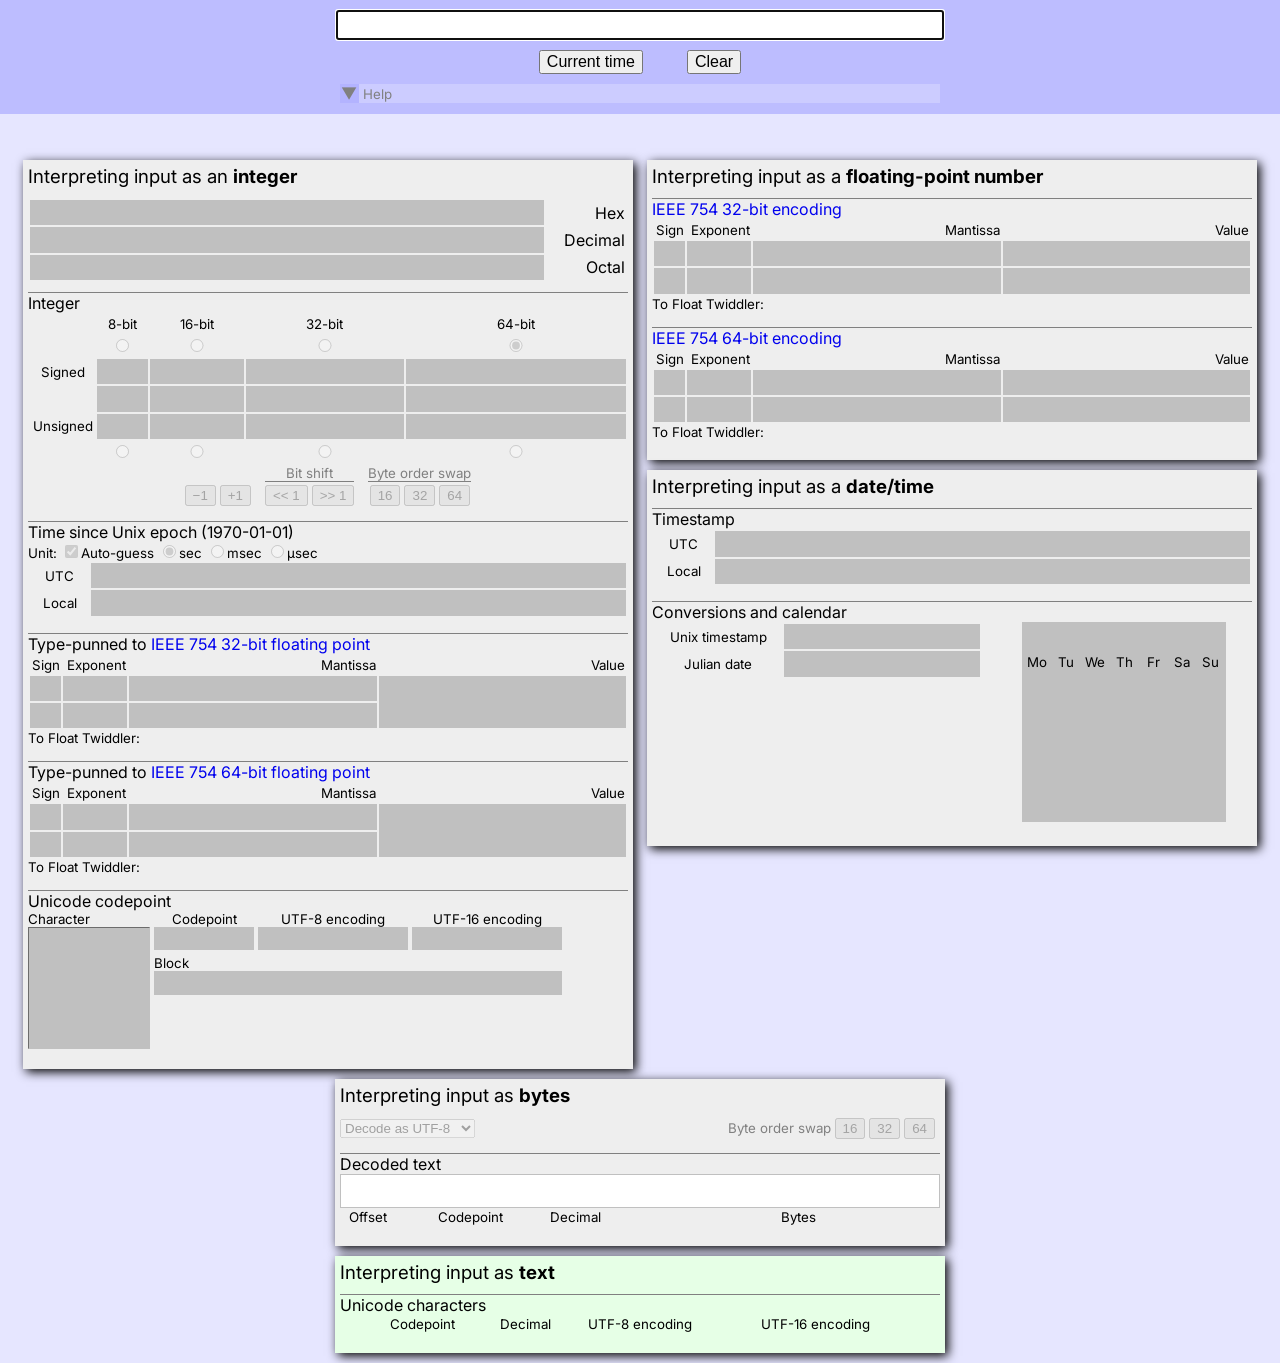
<file: index.html>
<!DOCTYPE html>
<html lang="en">
    <head>
        <title>Bitlump</title>
        <meta name="description" content="Multi-purpose conversion tool." />
        <meta name="author" content="Graeme Cole">
        <meta name="keywords" content="bits, integers, dates, times, binary, hex, float, IEEE 754, floating point">
        <meta http-equiv="Content-Type" content="text/html; charset=utf-8" />
        <meta name="viewport" content="width=device-width, initial-scale=1">
        <link href="https://fonts.googleapis.com/css?family=Inter:400,700&display=swap" rel="stylesheet">
        <link rel="stylesheet" type="text/css" href="bitlump.css?bump=3" />
        <link rel="icon" type="image/png" href="/images/favicon128.png" sizes="128x128">
        <link rel="icon" type="image/png" href="/images/favicon64.png" sizes="64x64">
        <link rel="icon" type="image/png" href="/images/favicon32.png" sizes="32x32">
        <link rel="shortcut icon" href="/images/favicon.ico" sizes="32x32">
    </head>
    <body onload="initPage();">
        <script src="util.js?bump=1"></script>
        <script src="unicodedata.js?bump=0"></script>
        <script src="clicktocopy.js?bump=1"></script>
        <script src="binaryint.js?bump=1"></script>
        <script src="webutils.js?bump=0"></script>
        <script src="calendar.js?bump=0"></script>
        <script src="conversions.js?bump=2"></script>
        <script src="bitlump.js?bump=1"></script>
        <noscript>
            <p>
                If you had JavaScript enabled in your browser, this tool might
                be useful to you, but you haven't, so it isn't.
            </p>
        </noscript>

        <main id="main">
            <div class="maininput" id="maininput">
                <div class="maininputrow">
                    <input id="input" type="text"></input>
                </div>
                <div class="maininputrow mainbuttons">
                    <button onclick="inputCurrentTime();">Current time</button>
                    <button onclick="clearInput();">Clear</button>
                </div>
                <div class="help">
                    <div class="helpbar" onclick="toggleHelp();"><div class="expandbutton" id="helpexpandbutton">▼</div> Help</div>
                    <div class="helptext" id="helptext" style="display: none;">
                        <p>
                        Enter or paste any of the following into the input box. All applicable conversions happen automatically.
                        </p>
                        <ul>
                            <li>A decimal number, such as <a href="?i=960" class="inputexample">960</a></li>
                            <li>A hexadecimal number preceded with <span class="mono">0x</span>, such as <a href="?i=0x1f346" class="inputexample">0x1f346</a></li>
                            <li>An octal number preceded with <span class="mono">0o</span>, such as <a href="?i=0o755" class="inputexample">0o755</a></li>
                            <li>A floating-point number such as <a href="?i=6.0221408e23" class="inputexample">6.0221408e23</a></li>
                            <li>A date and time, such as <a href="?i=2023-04-23+16:24:48+%2B0100" class="inputexample">2023-04-23 16:24:48 +0100</a></li>
                            <ul>
                                <li>If fields after the year are omitted, they are filled in with defaults.</li>
                                <li>If no time zone is given, local time is assumed.</li>
                            </ul>
                            <li>A text string, such as <a href="?i=Joyeux%20Noël%20🎁" class="inputexample">Joyeux Noël 🎁</a></li>
                            <li>A byte string in hex, such as <a href="?i=48656c6c+6f20776f+726c6421" class="inputexample">48656c6c 6f20776f 726c6421</a></li>
                        </ul>
                        <p>
                        Click any converted value below to copy it to the clipboard.
                        </p>
                        <p>
                        To look at the IEEE 754 floating-point representation
                        in detail, see Bitlump's <a href="float.html" target="_blank">Float Twiddler</a>.
                        </p>
                        <p>
                        <a href="/">Site index</a>
                        </p>
                    </div>
                </div>
            </div>
            <div class="mainoutput" id="mainoutput">
                <div class="outputgroupcolumn">
                    <div class="outputgroup" data-category="binaryint">
                        <div class="outputgrouptitle">Interpreting input as an <span class="inputtype">integer</span></div>
                        <div>
                            <div style="width: 100%;">
                                <table style="width: 100%; text-align: right;">
                                    <colgroup>
                                        <col />
                                        <col style="width: 5em;" />
                                    </colgroup>
                                    <tr>
                                        <td class="outputcontainer outputvalue" data-converter="hex"></td>
                                        <td>Hex</td>
                                    </tr>
                                    <tr>
                                        <td class="outputcontainer outputvalue" data-converter="decimal"></td>
                                        <td>Decimal</td>
                                    </tr>
                                    <tr>
                                        <td class="outputcontainer outputvalue" data-converter="octal"></td>
                                        <td>Octal</td>
                                    </tr>
                                </table>
                            </div>
                        </div>

                        <div class="outputgrouprow">
                            <div class="outputgrouprowtitle">Integer</div>
                            <table style="width: 100%;" class="inttable">
                                <colgroup>
                                    <col style="width: 8%;" />
                                    <col style="width: 8%;" />
                                    <col style="width: 15%;" />
                                    <col style="width: 25%;" />
                                    <col style="width: 35%;" />
                                </colgroup>
                                <tr>
                                    <th></th>
                                    <th>8-bit</th>
                                    <th>16-bit</th>
                                    <th>32-bit</th>
                                    <th>64-bit</th>
                                </tr>
                                <tr class="radiobuttonrow">
                                    <td></td>
                                    <td><input type="radio" name="inttype" value="signed-8"></td>
                                    <td><input type="radio" name="inttype" value="signed-16"></td>
                                    <td><input type="radio" name="inttype" value="signed-32"></td>
                                    <td><input type="radio" name="inttype" value="signed-64" checked></td>
                                </tr>
                                <tr>
                                    <td class="rowtitle">Signed</td>
                                    <td class="outputcontainer outputvalue" data-converter="signed8dec"></td>
                                    <td class="outputcontainer outputvalue" data-converter="signed16dec"></td>
                                    <td class="outputcontainer outputvalue" data-converter="signed32dec"></td>
                                    <td class="outputcontainer outputvalue" data-converter="signed64dec"></td>
                                </tr>
                                <tr>
                                    <td class="rowtitle"></td>
                                    <td class="outputcontainer outputvalue" data-converter="unsigned8hex"></td>
                                    <td class="outputcontainer outputvalue" data-converter="unsigned16hex"></td>
                                    <td class="outputcontainer outputvalue" data-converter="unsigned32hex"></td>
                                    <td class="outputcontainer outputvalue" data-converter="unsigned64hex"></td>
                                </tr>
                                <tr>
                                    <td class="rowtitle">Unsigned</td>
                                    <td class="outputcontainer outputvalue" data-converter="unsigned8dec"></td>
                                    <td class="outputcontainer outputvalue" data-converter="unsigned16dec"></td>
                                    <td class="outputcontainer outputvalue" data-converter="unsigned32dec"></td>
                                    <td class="outputcontainer outputvalue" data-converter="unsigned64dec"></td>
                                </tr>
                                <tr class="radiobuttonrow">
                                    <td></td>
                                    <td><input type="radio" name="inttype" value="unsigned-8"></td>
                                    <td><input type="radio" name="inttype" value="unsigned-16"></td>
                                    <td><input type="radio" name="inttype" value="unsigned-32"></td>
                                    <td><input type="radio" name="inttype" value="unsigned-64"></td>
                                </tr>
                            </table>

                            <div class="buttonblock">
                                <div class="buttonrow">
                                    <div class="buttongroup">
                                        <button id="decrementint" onclick="decrementInputValue();">&minus;1</button>
                                        <button id="incrementint" onclick="incrementInputValue();">+1</button>
                                    </div>
                                    <div class="buttongroup">
                                        <div class="buttongrouplegend">Bit shift</div>
                                        <div>
                                            <button id="shiftleftint" onclick="shiftLeftInputValue();">&lt;&lt; 1</button>
                                            <button id="shiftrightint" onclick="shiftRightInputValue();">&gt;&gt; 1</button>
                                        </div>
                                    </div>
                                    <div class="buttongroup">
                                        <div class="buttongrouplegend">Byte order swap</div>
                                        <div>
                                            <button id="endianswap16int" onclick="endianSwapInputValue(2);">16</button>
                                            <button id="endianswap32int" onclick="endianSwapInputValue(4);">32</button>
                                            <button id="endianswap64int" onclick="endianSwapInputValue(8);">64</button>
                                        </div>
                                    </div>
                                </div>
                            </div>
                        </div>

                        <div class="outputgrouprow">
                            <div class="outputgrouprowtitle">Time since Unix epoch (1970-01-01)</div>
                            <div style="text-align: left; font-size: 10pt;">
                                Unit:
                                <input type="checkbox" class="converter-param" name="unixtsscaleauto" id="unixtsscale-auto" onclick="unixTimestampUnitAutoDetectChanged();" checked><label for="unixtsscale-auto">Auto-guess</label>
                                <input type="radio" class="converter-param" name="unixtsscale" value="s" id="unixtsscale-s" onclick="unixTimestampUnitChanged();" checked><label for="unixtsscale-s">sec</label>

                                <input type="radio" class="converter-param" name="unixtsscale" value="ms" id="unixtsscale-ms" onclick="unixTimestampUnitChanged();"><label for="unixtsscale-ms">msec</label>

                                <input type="radio" class="converter-param" name="unixtsscale" value="us" id="unixtsscale-us" onclick="unixTimestampUnitChanged();"><label for="unixtsscale-us">µsec</label>
                            </div>
                            <table style="width: 100%;">
                                <colgroup>
                                    <col style="width: 10%;" />
                                    <col />
                                </colgroup>
                                <tr>
                                    <td class="rowtitle">UTC</td>
                                    <td class="outputcontainer outputvalue"
                                        style="text-align: left;"
                                        data-converter="fromunixutc"
                                        data-param-element-names="unixtsscaleauto, unixtsscale"></td>
                                </tr>
                                <tr>
                                    <td class="rowtitle">Local</td>
                                    <td class="outputcontainer outputvalue"
                                        style="text-align: left;"
                                        data-converter="fromunixlocal"
                                        data-param-element-names="unixtsscaleauto, unixtsscale"></td>
                                </tr>
                            </table>
                        </div>

                        <div class="outputgrouprow">
                            <div class="outputgrouprowtitle">
                                Type-punned to <a href="https://en.wikipedia.org/wiki/Single-precision_floating-point_format" target="_blank">IEEE 754 32-bit floating point</a>
                            </div>
                            <div class="cornerflags">
                                <div class="flag" id="float32binsubnormal"><a href="https://en.wikipedia.org/wiki/Subnormal_number" target="_blank">Subnormal</a></div>
                            </div>
                            <table style="width: 100%; text-align: right;">
                                <colgroup>
                                    <col style="width: 5%; text-align: center;" />
                                    <col style="width: 10%;" />
                                    <col style="width: 40%;" />
                                    <col style="width: 40%;" />
                                </colgroup>
                                <tr style="font-size: 10pt;">
                                    <td>Sign</td><td>Exponent</td><td>Mantissa</td><td>Value</td>
                                </tr>
                                <tr>
                                    <td class="outputcontainer outputvalue" style="text-align: center;" data-converter="float32bin2signraw" title="The sign bit: 0 for positive, 1 for negative."></td>
                                    <td class="outputcontainer outputvalue" data-converter="float32bin2expraw" title="The 8-bit exponent field, in hex."></td>
                                    <td class="outputcontainer outputvalue" data-converter="float32bin2mantissaraw" title="The 23-bit mantissa field, in hex, without the implied leading 1 bit."></td>
                                    <td class="outputcontainer outputvalue" rowspan="2" data-converter="float32bin2value" data-flags="float32binsubnormal" title="The decimal representation of this floating point value."></td>
                                </tr>
                                <tr>
                                    <td class="outputcontainer outputvalue" style="text-align: center;" data-converter="float32bin2sign" title="The sign of this value."></td>
                                    <td class="outputcontainer outputvalue" data-converter="float32bin2exp" title="The unbiased exponent value represented by the above 8-bit field. The mantissa is multiplied by two to the power of this number to reach the final value."></td>
                                    <td class="outputcontainer outputvalue" data-converter="float32bin2mantissa" title="The decimal value of the mantissa."></td>
                                </tr>
                            </table>
                            <div class="floattwiddlerlinksection">
                                To Float Twiddler: <a class="floattwiddlerlink floattwiddlerlinkdecimal floattwiddlerlink32" id="floattwiddlerlinkint32decimal"></a>
                            </div>
                        </div>

                        <div class="outputgrouprow">
                            <div class="outputgrouprowtitle">
                                Type-punned to
                                <a href="https://en.wikipedia.org/wiki/Double-precision_floating-point_format" target="_blank">IEEE 754 64-bit floating point</a>
                            </div>
                            <div class="cornerflags">
                                <div class="flag" id="float64binsubnormal"><a href="https://en.wikipedia.org/wiki/Subnormal_number" target="_blank">Subnormal</a></div>
                            </div>
                            <table style="width: 100%; text-align: right;">
                                <colgroup>
                                    <col style="width: 5%; text-align: center;" />
                                    <col style="width: 10%;" />
                                    <col style="width: 40%;" />
                                    <col style="width: 40%;" />
                                </colgroup>
                                <tr style="font-size: 10pt;">
                                    <td>Sign</td><td>Exponent</td><td>Mantissa</td><td>Value</td>
                                </tr>
                                <tr>
                                    <td class="outputcontainer outputvalue" style="text-align: center;" data-converter="float64bin2signraw" title="The sign bit: 0 for positive, 1 for negative."></td>
                                    <td class="outputcontainer outputvalue" data-converter="float64bin2expraw" title="The 11-bit exponent field, in hex."></td>
                                    <td class="outputcontainer outputvalue" data-converter="float64bin2mantissaraw" title="The 52-bit mantissa field, in hex, without the implied leading 1 bit."></td>
                                    <td class="outputcontainer outputvalue" rowspan="2" style="width: 40%;" data-converter="float64bin2value" data-flags="float64binsubnormal" title="The decimal representation of this floating point value."></td>
                                </tr>
                                <tr>
                                    <td class="outputcontainer outputvalue" style="width: 5%; text-align: center;" data-converter="float64bin2sign" title="The sign of this value."></td>
                                    <td class="outputcontainer outputvalue" style="width: 10%;" data-converter="float64bin2exp" title="The unbiased exponent value represented by the above 11-bit field. The mantissa is multiplied by two to the power of this number to reach the final value."></td>
                                    <td class="outputcontainer outputvalue" style="width: 40%;" data-converter="float64bin2mantissa" title="The decimal value of the mantissa."></td>
                                </tr>
                            </table>
                            <div class="floattwiddlerlinksection">
                                To Float Twiddler: <a class="floattwiddlerlink floattwiddlerlinkdecimal floattwiddlerlink64" id="floattwiddlerlinkint64decimal"></a>
                            </div>
                        </div>

                        <div class="outputgrouprow" style="text-align: left;">
                            <div class="outputgrouprowtitle">Unicode codepoint</div>
                            <div class="outputcell" style="text-align: left;">
                                <div class="outputcellsubtitle">Character</div>
                                <div class="outputcontainer outputvalue outputcellbigcharacter" data-converter="unicodecharacter"></div>
                            </div>
                            <div style="display: inline-block; margin-right: auto;">
                                <div class="outputcellrow">
                                    <div class="outputcell" style="width: 100px;">
                                        <div class="outputcellsubtitle">Codepoint</div>
                                        <div class="outputcontainer outputvalue outputvaluenoautocopy" data-converter="unicodecodepoint"></div>
                                    </div>
                                    <div class="outputcell" style="width: 150px;">
                                        <div class="outputcellsubtitle">UTF-8 encoding</div>
                                        <div class="outputcontainer outputvalue outputvaluehex" data-converter="utf8encoding"></div>
                                    </div>
                                    <div class="outputcell" style="width: 150px;">
                                        <div class="outputcellsubtitle">UTF-16 encoding</div>
                                        <div class="outputcontainer outputvalue outputvaluehex" data-converter="utf16encoding"></div>
                                    </div>
                                </div>
                                <div class="outputcellrow">
                                    <div class="outputcell" style="width: 100%;">
                                        <div class="outputcellsubtitle" style="text-align: left;">Block</div>
                                        <div class="outputcontainer outputvalue" style="text-align: left; font-family: Inter, sans-serif;" data-converter="codepointblock"></div>
                                    </div>
                                </div>
                            </div>
                        </div>
                    </div> <!-- outputgroup binaryint -->
                </div> <!-- outputgroupcolumn -->

                <div class="outputgroupcolumn">
                    <div class="outputgroup" data-category="float">
                        <div class="outputgrouptitle">Interpreting input as a <span class="inputtype">floating-point number</span></div>
                        <div class="outputgrouprow">
                            <div class="outputgrouprowtitle">
                                <a href="https://en.wikipedia.org/wiki/Single-precision_floating-point_format" target="_blank">IEEE 754 32-bit encoding</a>
                            </div>
                            <div class="cornerflags">
                                <div class="flag" id="float32subnormal"><a href="https://en.wikipedia.org/wiki/Subnormal_number" target="_blank">Subnormal</a></div>
                            </div>
                            <table style="width: 100%; text-align: right;">
                                <colgroup>
                                    <col style="width: 5%; text-align: center;" />
                                    <col style="width: 10%;" />
                                    <col style="width: 40%;" />
                                    <col style="width: 40%;" />
                                </colgroup>
                                <tr style="font-size: 10pt;">
                                    <td>Sign</td><td>Exponent</td><td>Mantissa</td><td>Value</td>
                                </tr>
                                <tr>
                                    <td class="outputcontainer outputvalue" style="text-align: center;" data-converter="float32tosignraw" title="The sign bit: 0 for positive, 1 for negative."></td>
                                    <td class="outputcontainer outputvalue" data-converter="float32toexpraw" title="The 8-bit exponent field, in hex."></td>
                                    <td class="outputcontainer outputvalue" data-converter="float32tomantissaraw" title="The 23-bit mantissa, field, in hex, without the implied leading 1 bit."></td>
                                    <td class="outputcontainer outputvalue" style="width: 40%;" data-converter="float32tohexvalue" title="The full IEEE 754 bit pattern for this floating point value, in hex."></td>
                                </tr>
                                <tr>
                                    <td class="outputcontainer outputvalue" style="width: 5%; text-align: center;" data-converter="float32tosign" title="The sign of this value."></td>
                                    <td class="outputcontainer outputvalue" style="width: 10%;" data-converter="float32toexp" title="The unbiased exponent value represented by the above 8-bit field. The mantissa is multiplied by two to the power of this number to reach the final value."></td>
                                    <td class="outputcontainer outputvalue" style="width: 40%;" data-converter="float32tomantissa" title="The decimal value of the mantissa."></td>
                                    <td class="outputcontainer outputvalue" style="width: 40%;" data-converter="float32tovalue" data-flags="float32subnormal" title="The decimal representation of this floating point value."></td>
                                </tr>
                            </table>
                            <div class="floattwiddlerlinksection">
                                To Float Twiddler: <a class="floattwiddlerlink floattwiddlerlinkhex floattwiddlerlink32" id="floattwiddlerlinkfloat32hex"></a>
                                <a class="floattwiddlerlink floattwiddlerlinkdecimal floattwiddlerlink32" id="floattwiddlerlinkfloat32decimal"></a>
                            </div>
                        </div>
                        <div class="outputgrouprow">
                            <div class="outputgrouprowtitle">
                                <a href="https://en.wikipedia.org/wiki/Double-precision_floating-point_format" target="_blank">IEEE 754 64-bit encoding</a>
                            </div>
                            <div class="cornerflags">
                                <div class="flag" id="float64subnormal"><a href="https://en.wikipedia.org/wiki/Subnormal_number" target="_blank">Subnormal</a></div>
                            </div>
                            <table style="width: 100%; text-align: right;">
                                <colgroup>
                                    <col style="width: 5%; text-align: center;" />
                                    <col style="width: 10%;" />
                                    <col style="width: 40%;" />
                                    <col style="width: 40%;" />
                                </colgroup>
                                <tr style="font-size: 10pt;">
                                    <td>Sign</td><td>Exponent</td><td>Mantissa</td><td>Value</td>
                                </tr>
                                <tr>
                                    <td class="outputcontainer outputvalue" style="text-align: center;" data-converter="float64tosignraw" title="The sign bit: 0 for positive, 1 for negative."></td>
                                    <td class="outputcontainer outputvalue" data-converter="float64toexpraw" title="The 11-bit exponent field, in hex."></td>
                                    <td class="outputcontainer outputvalue" data-converter="float64tomantissaraw" title="The 52-bit mantissa field, in hex, without the implied leading 1 bit."></td>
                                    <td class="outputcontainer outputvalue" style="width: 40%;" data-converter="float64tohexvalue" title="The full IEEE 754 bit pattern for this floating point value, in hex."></td>
                                </tr>
                                <tr>
                                    <td class="outputcontainer outputvalue" style="width: 5%; text-align: center;" data-converter="float64tosign" title="The sign of the value."></td>
                                    <td class="outputcontainer outputvalue" style="width: 10%;" data-converter="float64toexp" title="The unbiased exponent value represented by the above 11-bit field. The mantissa is multiplied by two to the power of this number to reach the final value."></td>
                                    <td class="outputcontainer outputvalue" style="width: 40%;" data-converter="float64tomantissa" title="The decimal value of the mantissa."></td>
                                    <td class="outputcontainer outputvalue" style="width: 40%;" data-converter="float64tovalue" data-flags="float64subnormal" title="The decimal representation of this floating point value."></td>
                                </tr>
                            </table>
                            <div class="floattwiddlerlinksection">
                                To Float Twiddler: <a class="floattwiddlerlink floattwiddlerlinkhex floattwiddlerlink64" id="floattwiddlerlinkfloat64hex"></a>
                                <a class="floattwiddlerlink floattwiddlerlinkdecimal floattwiddlerlink64" id="floattwiddlerlinkfloat64decimal"></a>
                            </div>
                        </div> <!-- outputgrouprow -->
                    </div> <!-- outputgroup float -->

                    <div class="outputgroup" data-category="datetime">
                        <div class="outputgrouptitle">Interpreting input as a <span class="inputtype">date/time</span></div>
                        <div class="outputgrouprow">
                            <div class="outputgrouprowtitle">Timestamp</div>
                            <table style="width: 100%;">
                                <colgroup>
                                    <col style="width: 10%;" />
                                    <col />
                                </colgroup>
                                <tr>
                                    <td class="rowtitle">UTC</td>
                                    <td class="outputcontainer outputvalue"
                                        style="text-align: left;"
                                        data-converter="timestamp2utcstring"></td>
                                </tr>
                                <tr>
                                    <td class="rowtitle">Local</td>
                                    <td class="outputcontainer outputvalue"
                                        style="text-align: left;"
                                        data-converter="timestamp2localstring"></td>
                                </tr>
                            </table>
                        </div>
                        <div class="outputgrouprow">
                            <div class="outputgrouprowtitle">Conversions and calendar</div>
                            <div style="text-align: left;">
                                <div style="display: inline-block; position: relative; width: 330px;">
                                    <table style="width: 100%">
                                        <colgroup>
                                            <col style="width: 8em;"/>
                                            <col />
                                        </colgroup>
                                        <tr>
                                            <td class="rowtitle">Unix timestamp</td>
                                            <td class="outputcontainer outputvalue" style="text-align: right;" data-converter="timestamp2unixtime"></td>
                                        </tr>
                                        <tr>
                                            <td class="rowtitle">Julian date</td>
                                            <td class="outputcontainer outputvalue" style="text-align: right;" data-converter="timestamp2juliandate"></td>
                                        </tr>
                                    </table>
                                </div>
                                <div style="display: inline-block; vertical-align: top; width: 240px; text-align: right;">
                                    <div style="display: inline-block;">
                                        <table class="calendar outputcontainer" data-converter="timestamp2calendar">
                                            <tr class="titlerow"><td class="titlecell" colspan="7"></td></tr>
                                            <tr class="weekdayrow">
                                                <td>Mo</td><td>Tu</td><td>We</td><td>Th</td><td>Fr</td><td>Sa</td><td>Su</td>
                                            </tr>
                                            <tr class="daterow"><td></td><td></td><td></td><td></td><td></td><td></td><td></td></tr>
                                            <tr class="daterow"><td></td><td></td><td></td><td></td><td></td><td></td><td></td></tr>
                                            <tr class="daterow"><td></td><td></td><td></td><td></td><td></td><td></td><td></td></tr>
                                            <tr class="daterow"><td></td><td></td><td></td><td></td><td></td><td></td><td></td></tr>
                                            <tr class="daterow"><td></td><td></td><td></td><td></td><td></td><td></td><td></td></tr>
                                            <tr class="daterow"><td></td><td></td><td></td><td></td><td></td><td></td><td></td></tr>
                                        </table>
                                    </div>
                                </div>
                            </div>
                        </div>
                    </div> <!-- outputgroup datetime -->
                </div> <!-- outputgroupcolumn -->

                <div class="outputgroupcolumn">
                    <div class="outputgroup" data-category="bytes">
                        <div class="outputgrouptitle">Interpreting input as <span class="inputtype">bytes</span></div>
                        <div class="outputgrouprow" style="text-align: left;">
                            <select id="textdecoding" name="textdecoding" converter-param="textdecoding" oninput="changeBytesTextDecodingMode();">
                                <option value="utf8" selected>Decode as UTF-8</option>
                                <option value="utf16">Decode as UTF-16</option>
                            </select>
                            <div class="buttongroup" style="float: right;">
                                <div>
                                    <div style="display: inline-block; font-size: 10pt; color: gray;">Byte order swap</div>
                                    <button class="bytesendianswap" onclick="endianSwapInputBytes(2);">16</button>
                                    <button class="bytesendianswap" onclick="endianSwapInputBytes(4);">32</button>
                                    <button class="bytesendianswap" onclick="endianSwapInputBytes(8);">64</button>
                                </div>
                            </div>
                        </div>
                        <div class="outputgrouprow">
                            <div class="outputgrouprowtitle">Decoded text</div>
                            <div class="outputcontainer outputvaluetable" data-converter="bytes2text" data-param-element-names="textdecoding">
                                <div class="outputvalue bigoutputvalue bytes2textstring" style="font-family: sans-serif;"></div>
                                <table class="dyntable" style="width: 100%;">
                                    <colgroup>
                                        <col style="width: 3em; text-align: right;" />
                                        <col style="width: 3em;" class="unicodechar" />
                                        <col style="text-align: left; width: 7em;" class="outputvaluenoautocopy" />
                                        <col style="text-align: left;" />
                                        <col style="text-align: left;" class="outputvaluehex"/>
                                    </colgroup>
                                    <tr>
                                        <th style="text-align: right;">Offset</th>
                                        <th></th>
                                        <th>Codepoint</th>
                                        <th>Decimal</th>
                                        <th>Bytes</th>
                                    </tr>
                                    <!-- tr-td rows added at runtime -->
                                </table>
                                <div class="dyntableoverflowreport outputtablefootnote"></div>
                            </div>
                        </div>
                    </div> <!-- outputgroup bytes -->

                    <div class="outputgroup" data-category="text">
                        <div class="outputgrouptitle">Interpreting input as <span class="inputtype">text</span></div>
                        <div class="outputgrouprow">
                            <div class="outputgrouprowtitle">Unicode characters</div>
                            <div class="outputcontainer outputvaluetable" data-converter="text2unicode">
                                <table class="dyntable" style="width: 100%;">
                                    <colgroup>
                                        <col style="width: 3em;" class="unicodechar" />
                                        <col style="text-align: left;" class="outputvaluenoautocopy" />
                                        <col style="text-align: left;" />
                                        <col style="text-align: left;" class="outputvaluehex" />
                                        <col style="text-align: left;" class="outputvaluehex" />
                                    </colgroup>
                                    <tr style="font-family: Inter;">
                                        <th></th>
                                        <th>Codepoint</th>
                                        <th>Decimal</th>
                                        <!-- autocopytagdata: click handler attached automatically on page init -->
                                        <th class="autocopytagdata text2unicodeutf8encodingheader" title="Copy the UTF-8 byte encoding of this string">UTF-8 encoding</th>
                                        <th class="autocopytagdata text2unicodeutf16encodingheader" title="Copy the UTF-16 byte encoding of this string">UTF-16 encoding</th>
                                    </tr>
                                    <!-- tr-td rows added at runtime -->
                                </table>
                                <div class="dyntableoverflowreport outputtablefootnote"></div>
                            </div>
                        </div>
                    </div> <!--outputgroup text -->
                </div> <!-- outputgroupcolumn -->
            </div>
        </main>
    </body>
</html>
</file>
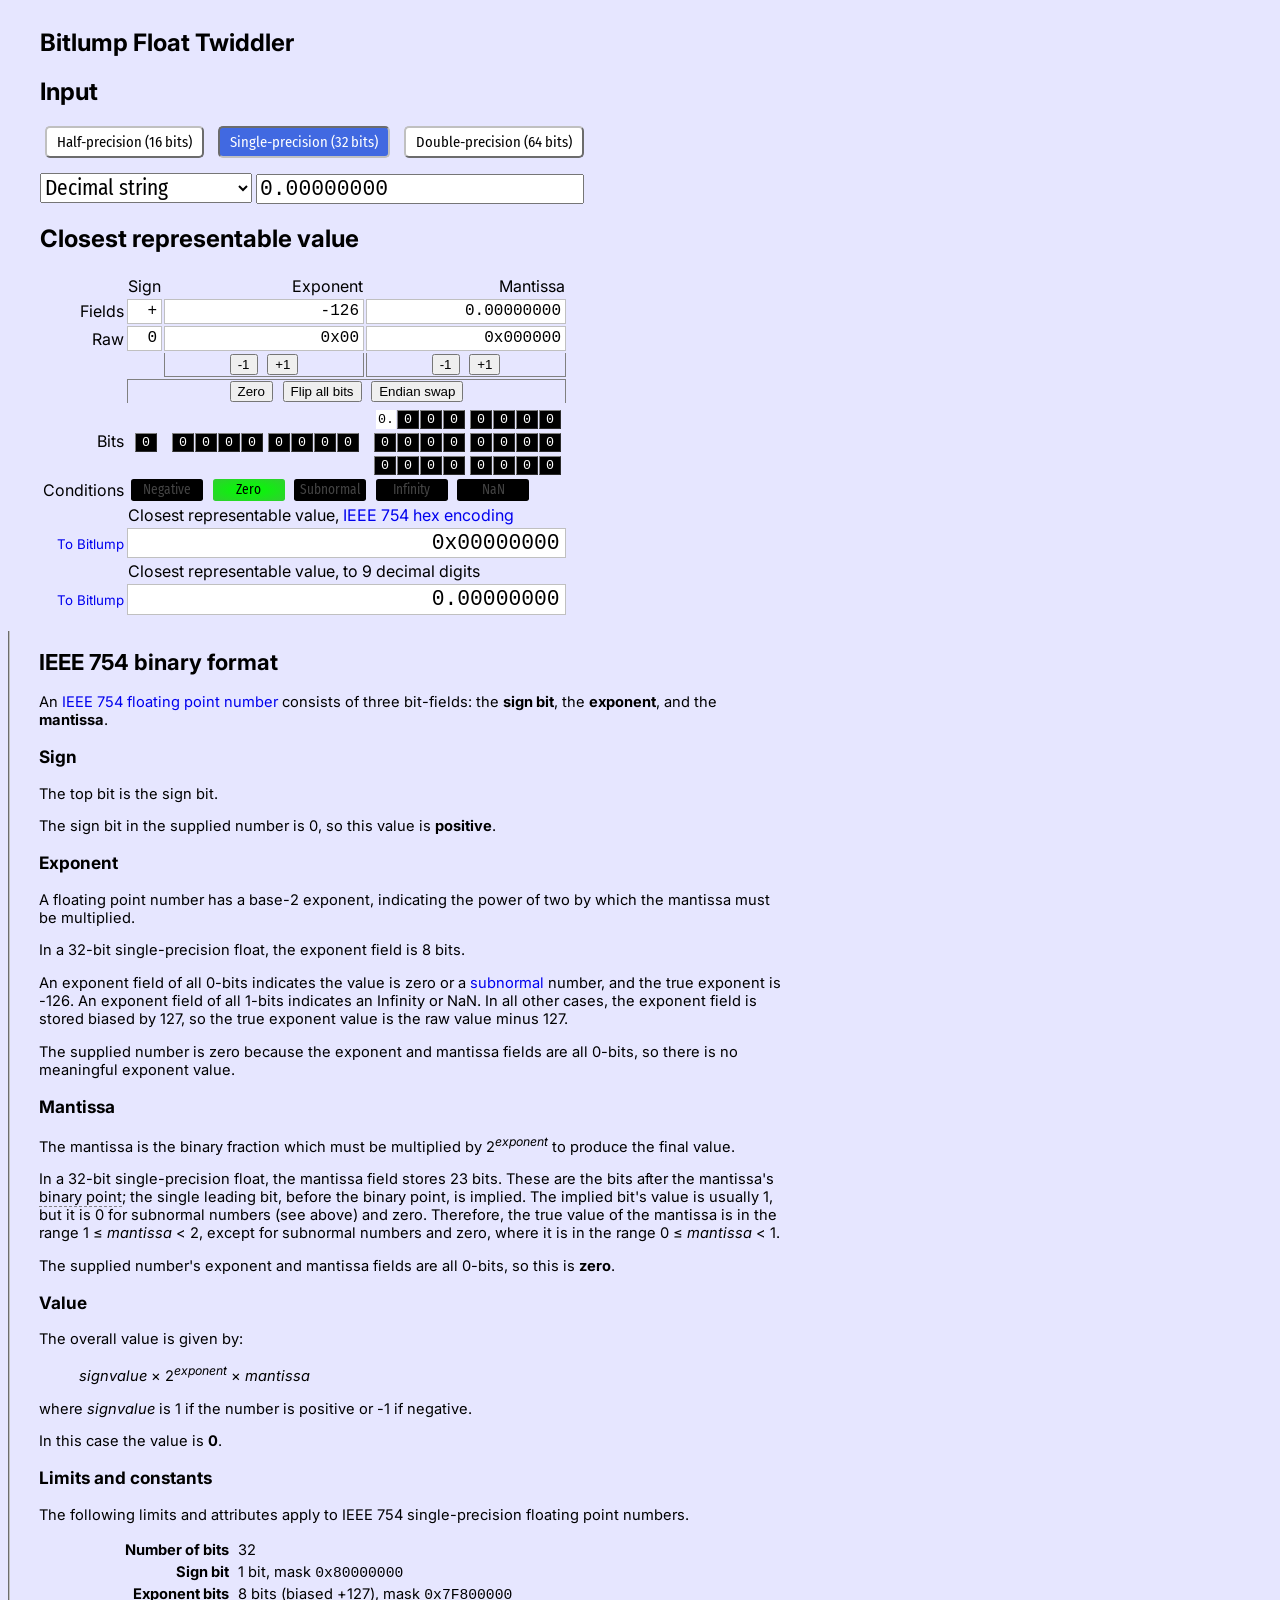
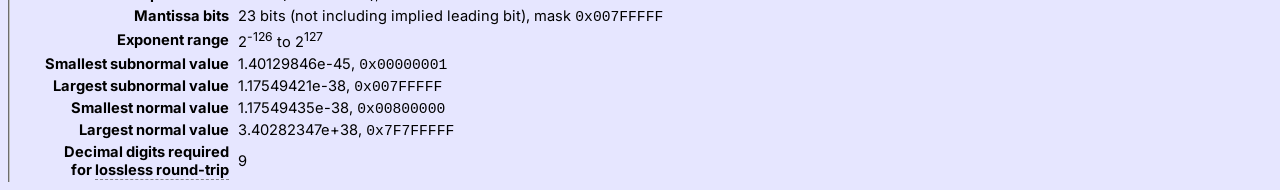
<file: float.html>
<!DOCTYPE html>
<html lang="en">
    <head>
        <title>Bitlump Float Twiddler</title>
        <meta name="description" content="Display and manipulate the bits of an IEEE 754 half-precision, single-precision or double-precision floating point value" />
        <meta name="author" content="Graeme Cole">
        <meta name="keywords" content="float, IEEE 754, floating point, single precision, double precision, half precision, bits, exponent, mantissa">
        <meta http-equiv="Content-Type" content="text/html; charset=utf-8" />
        <meta name="viewport" content="width=device-width, initial-scale=1">
        <link rel="preconnect" href="https://fonts.googleapis.com">
        <link rel="preconnect" href="https://fonts.gstatic.com" crossorigin>
        <link href="https://fonts.googleapis.com/css2?family=Fira+Sans+Condensed:ital,wght@0,100;0,200;0,300;0,400;0,500;0,600;0,700;0,800;0,900;1,100;1,200;1,300;1,400;1,500;1,600;1,700;1,800;1,900&family=Inter:ital,opsz,wght@0,14..32,100..900;1,14..32,100..900&display=swap" rel="stylesheet">
        <link rel="stylesheet" type="text/css" href="bitlump.css?bump=1" />
        <link rel="stylesheet" type="text/css" href="float.css?bump=1" />
    </head>
    <body onload="initPage();">

        <script src="util.js" defer></script>
        <script src="webutils.js" defer></script>
        <script src="clicktocopy.js" defer></script>
        <script src="binaryint.js?bump=1" defer></script>
        <script src="floatmain.js?bump=1" defer></script>

        <noscript>
            <p>
            If you had JavaScript enabled in your browser, this tool might be
            useful to you, but you haven't, so it isn't.
            </p>
        </noscript>

        <main>

            <section class="controlsection sectioncolumn">
                <h1>Bitlump Float Twiddler</h1>
                <h2>Input</h2>
                <div class="maininputrow">
                    <button class="precisionselector" id="floatscheme16" data-value="16">Half-precision (16 bits)</button>
                    <button class="precisionselector" id="floatscheme32" data-value="32">Single-precision (32 bits)</button>
                    <button class="precisionselector" id="floatscheme64" data-value="64">Double-precision (64 bits)</button>
                </div>
                <div class="maininputrow">
                    <select id="floatinputformat" class="bigselect">
                        <option value="string" selected>Decimal string</option>
                        <option value="hex">IEEE 754 hex encoding</option>
                    </select>
                    <input class="floatinput" id="inputbox" type="text">
                </div>

                <h2 id="outputheading">Closest representable value</h1>
                <div class="mainoutputrow">
                    <div class="mainoutputrowitem">
                        <table class="floatoutput">
                            <tr>
                                <th></th>
                                <th>Sign</th>
                                <th>Exponent</th>
                                <th>Mantissa</th>
                            </tr>
                            <tr>
                                <th>Fields</th>
                                <td class="outputcontainer outputvalue" id="signvalue"></td>
                                <td class="outputcontainer outputvalue" id="exponentvalue"></td>
                                <td class="outputcontainer outputvalue" id="mantissavalue"></td>
                            </tr>
                            <tr>
                                <th>Raw</th>
                                <td class="outputcontainer outputvalue" id="signraw"></td>
                                <td class="outputcontainer outputvalue" id="exponentraw"></td>
                                <td class="outputcontainer outputvalue" id="mantissaraw"></td>
                            </tr>
                            <tr class="nudgebuttons">
                                <td></td>
                                <td></td>
                                <td class="cupborder">
                                    <button id="decrementexponent" title="Decrement binary exponent">-1</button>
                                    <button id="incrementexponent" title="Increment binary exponent">+1</button>
                                </td>
                                <td class="cupborder">
                                    <button id="decrementmantissa" title="Next representable value closer to zero">-1</button>
                                    <button id="incrementmantissa" title="Next representable value further from zero">+1</button>
                                </td>
                            </tr>
                            <tr class="nudgebuttons">
                                <td></td>
                                <td colspan="3" class="lidborder">
                                    <button id="setzero" title="Set all bits to zero">Zero</button>
                                    <button id="flipbits" title="Set all 1-bits in this float to 0 and vice versa">Flip all bits</button>
                                    <button id="endianswap" title="Reverse the order of the bytes comprising this float">Endian swap</button>
                                </td>
                            </tr>
                            <tr>
                                <th>Bits</th>
                                <td id="signbitbuttons"></td>
                                <td id="exponentbitbuttons"></td>
                                <td id="mantissabitbuttons"></td>
                                <td></td>
                            </tr>
                            <tr class="conditions">
                                <th>Conditions</th>
                                <td colspan="3">
                                    <div class="fpcondition fpconditionnegative">Negative</div>
                                    <div class="fpcondition fpconditionzero">Zero</div>
                                    <div class="fpcondition fpconditionsubnormal">Subnormal</div>
                                    <div class="fpcondition fpconditioninfinity">Infinity</div>
                                    <div class="fpcondition fpconditionnan">NaN</div>
                                </td>
                            </tr>
                            <tr>
                                <th></th>
                                <th colspan="3" style="text-align: left;" id="valuehextitle"></th>
                            </tr>
                            <tr>
                                <th><a class="bitlumplink" id="valuehexlink" title="Open the hex representation of this value in the Bitlump main page">To Bitlump</a></th>
                                <td colspan="3" class="outputcontainer outputvalue outputvaluelarge" id="valuehex"></td>
                            </tr>
                            <tr>
                                <th></th>
                                <th colspan="3" style="text-align: left;" id="valuedecimaltitle">Closest representable value, to <span class="floatformatdigits"></span> decimal digits</th>
                            </tr>
                            <tr>
                                <th><a class="bitlumplink" id="valuedecimallink" title="Open the decimal representation of this value in the Bitlump main page">To Bitlump</a></th>
                                <td colspan="3" class="outputcontainer outputvalue outputvaluelarge" id="valuedecimal"></td>
                            </tr>
                        </table>
                    </div>
                </div>
            </section>

            <section class="longwindedexplanation sectioncolumn">
                <h2>IEEE 754 binary format</h2>
                <p>
                An <a class="wikipediaformatlink" target="_blank">IEEE 754 floating point number</a> consists of three bit-fields:
                the <b>sign bit</b>, the <b>exponent</b>, and the <b>mantissa</b>.
                </p>
                <h3>Sign</h3>
                <p>
                The top bit is the sign bit.
                </p>
                <p class="signextratext">
                </p>
                <h3>Exponent</h3>
                <p>
                A floating point number has a base-2 exponent, indicating
                the power of two by which the mantissa must be multiplied.
                </p>
                <p>
                In a <span class="textnumbits">XXX</span>-bit
                <span class="textprecisionword">XXX</span>-precision float,
                the exponent field is <span class="textnumexponentbits"></span> bits.
                </p>
                <p>
                An exponent field of all 0-bits indicates the value is
                zero or a <a href="https://en.wikipedia.org/wiki/Subnormal_number" target="_blank">subnormal</a>
                number, and the true exponent is <span class="textsubnormalexponent">XXX</span>.
                An exponent field of all 1-bits indicates an Infinity or NaN.
                In all other cases, the exponent field is stored biased by
                <span class="textexponentbias">XXX</span>, so the true exponent
                value is the raw value minus
                <span class="textexponentbias">XXX</span>.
                </p>
                <p class="exponentextratext">
                </p>
                <h3>Mantissa</h3>
                <p>
                The mantissa is the binary fraction which must be multiplied
                by 2<sup><i>exponent</i></sup> to produce the final value.
                </p>
                <p>
                In a <span class="textnumbits">XXX</span>-bit
                <span class="textprecisionword">XXX</span>-precision float,
                the mantissa field stores
                <span class="textnummantissabits">XXX</span> bits.
                These are the bits after the mantissa's
                <span class="dottedunderline" title="The same thing as a decimal point, but for base 2 rather than base 10.">binary point</span>;
                the single leading bit, before the binary point, is implied.
                The implied bit's value is usually 1, but it is 0 for subnormal
                numbers (see above) and zero.
                Therefore, the true value of the mantissa is in the range
                1&nbsp;&le;&nbsp;<i>mantissa</i>&nbsp;&lt;&nbsp;2, except for
                subnormal numbers and zero, where it is in the range
                0&nbsp;&le;&nbsp;<i>mantissa</i>&nbsp;&lt;&nbsp;1.
                </p>
                <p class="mantissaextratext">
                </p>

                <h3>Value</h3>
                <p>
                The overall value is given by:
                </p>
                <blockquote>
                <i>signvalue</i>&nbsp;&#x00d7;&nbsp;2<sup><i>exponent</i></sup>&nbsp;&#x00d7;&nbsp;<i>mantissa</i>
                </blockquote>
                <p>
                where <i>signvalue</i> is 1 if the number is positive or -1 if negative.
                </p>
                <div class="valueextratext"></div>

                <h3>Limits and constants</h3>
                <p>
                The following limits and attributes apply to IEEE 754 <span class="textprecisionword">XXX</span>-precision floating point numbers.
                </p>
                <table class="limits">
                    <tr>
                        <th>Number of bits</th><td class="textnumbits"></td>
                    </tr>
                    <tr>
                        <th>Sign bit</th><td>1 bit, mask <span class="textsignbitmask hexvalue">XXX</span></td>
                    </tr>
                    <tr>
                        <th>Exponent bits</th><td><span class="textnumexponentbits">XXX</span> bits (biased +<span class="textexponentbias">XXX</span>), mask <span class="textexponentbitmask hexvalue">XXX</span></td>
                    </tr>
                    <tr>
                        <th>Mantissa bits</th><td><span class="textnummantissabits">XXX</span> bits (not including implied leading bit), mask <span class="textmantissabitmask hexvalue">XXX</span></td>
                    </tr>
                    <tr>
                        <th>Exponent range</th>
                        <td>2<sup><span class="textminexponent">XXX</span></sup> to 2<sup><span class="textmaxexponent">XXX</span></sup></td>
                    <tr>
                        <th>Smallest subnormal value</th>
                        <td><span class="textsmallestsubnormal">XXX</span>, <span class="textsmallestsubnormalhex hexvalue">XXX</span></td>
                    </tr>
                    <tr>
                        <th>Largest subnormal value</th>
                        <td><span class="textlargestsubnormal">XXX</span>, <span class="textlargestsubnormalhex hexvalue">XXX</span></td>
                    </tr>
                    <tr>
                        <th>Smallest normal value</th>
                        <td><span class="textsmallestnormal">XXX</span>, <span class="textsmallestnormalhex hexvalue">XXX</span></td>
                    </tr>
                    <tr>
                        <th>Largest normal value</th>
                        <td><span class="textlargestnormal">XXX</span>, <span class="textlargestnormalhex hexvalue">XXX</span></td>
                    </tr>
                    <tr>
                        <th>Decimal digits required<br>for <span class="dottedunderline" title="This is the minimum number of decimal digits which must be used when formatting the value as a string, such that when the string is converted back to binary, the original value is always recovered.">lossless round-trip</span></th>
                        <td><span class="floatformatdigits">XXX</span></td>
                    </tr>
                </table>
            </section>

        </main>

    </body>
</html>
</file>
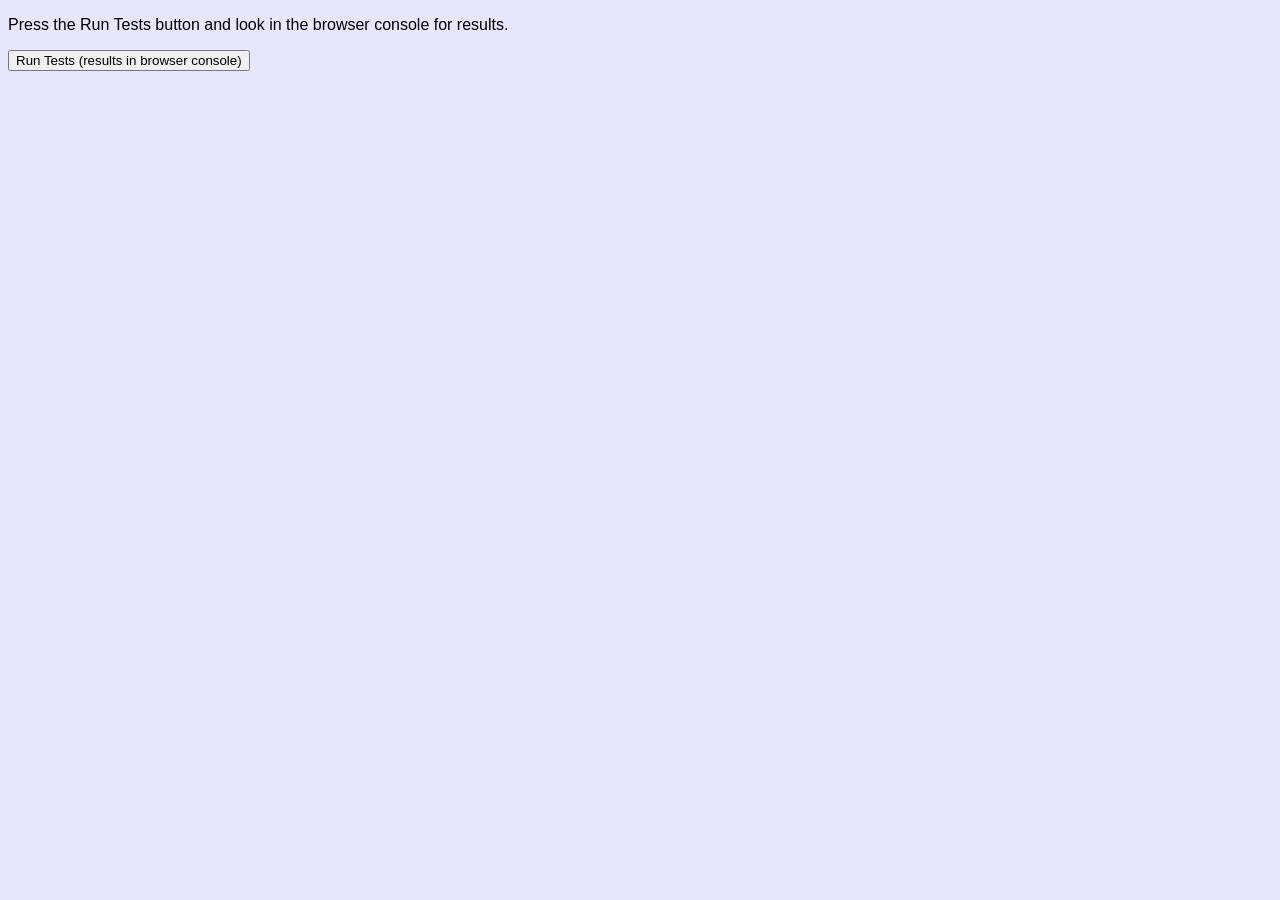
<file: floattest.html>
<!DOCTYPE html>
<html lang="en">
    <head>
        <title>Bitlump Float Twiddler - Test Page</title>
        <meta name="description" content="Test page for float.html">
        <meta http-equiv="Content-Type" content="text/html; charset=utf-8" />
        <meta name="viewport" content="width=device-width, initial-scale=1">
        <link rel="preconnect" href="https://fonts.googleapis.com">
        <link rel="preconnect" href="https://fonts.gstatic.com" crossorigin>
        <link href="https://fonts.googleapis.com/css2?family=Fira+Code:wght@300..700&family=Fira+Sans+Condensed:ital,wght@0,100;0,200;0,300;0,400;0,500;0,600;0,700;0,800;0,900;1,100;1,200;1,300;1,400;1,500;1,600;1,700;1,800;1,900&display=swap" rel="stylesheet">
        <link rel="stylesheet" type="text/css" href="bitlump.css" />
        <link rel="stylesheet" type="text/css" href="float.css" />
    </head>
    <body>
        <script src="util.js" defer></script>
        <script src="webutils.js" defer></script>
        <script src="clicktocopy.js" defer></script>
        <script src="binaryint.js" defer></script>
        <script src="floatmain.js" defer></script>
        <script src="floattest.js" defer></script>

        <noscript>
            <p>
            If you had JavaScript enabled in your browser, this test page
            might be useful to you, but you haven't, so it isn't.
            </p>
        </noscript>

        <p>
        Press the Run Tests button and look in the browser console for results.
        </p>
        <p>
        <button onclick="runTests();">Run Tests (results in browser console)</button>
        </p>
    </body>
</html>
</file>
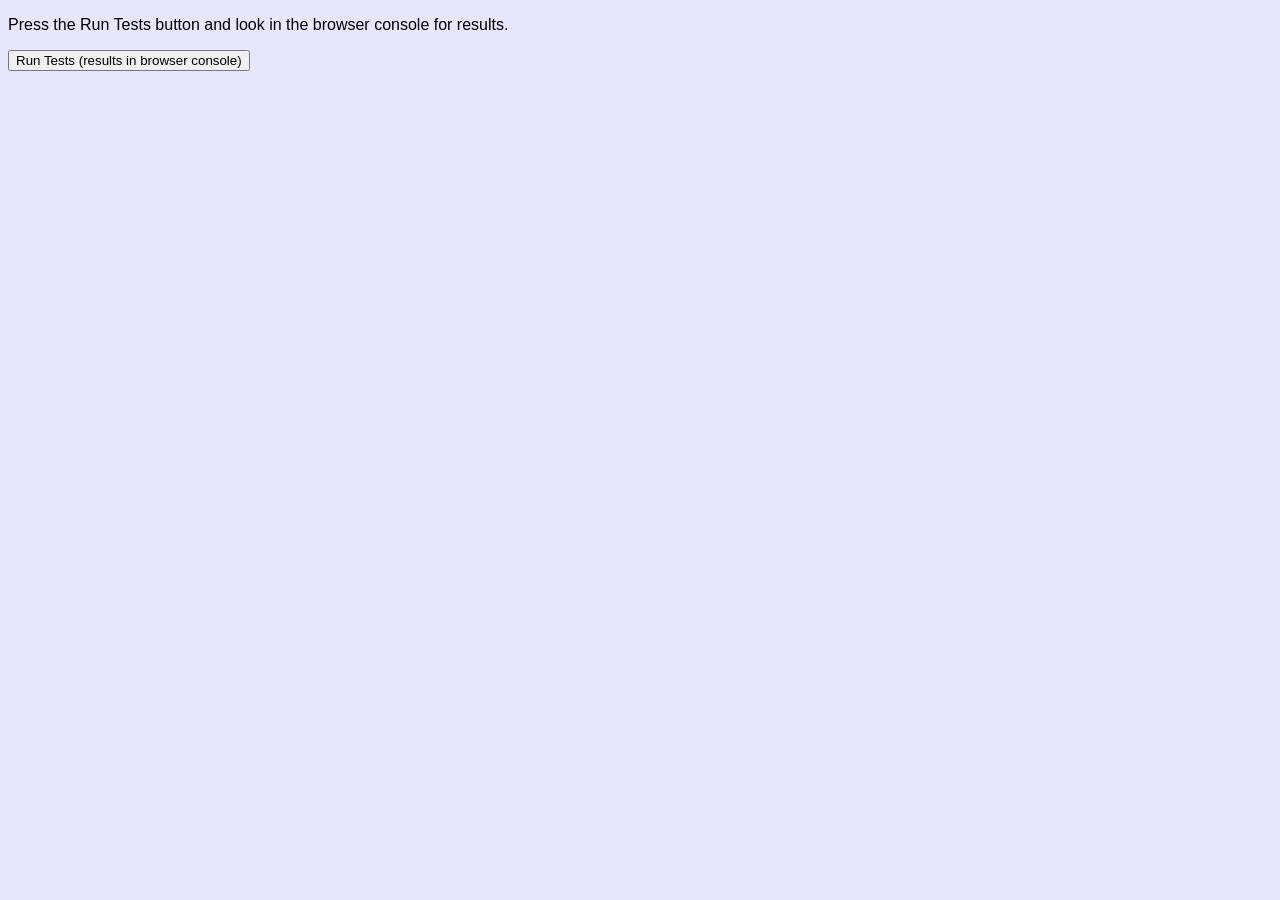
<file: tests/floattwiddlertest.html>
<!DOCTYPE html>
<html lang="en">
    <head>
        <title>Bitlump Float Twiddler - Test Page</title>
        <meta name="description" content="Test page for float.html">
        <meta http-equiv="Content-Type" content="text/html; charset=utf-8" />
        <meta name="viewport" content="width=device-width, initial-scale=1">
        <link rel="preconnect" href="https://fonts.googleapis.com">
        <link rel="preconnect" href="https://fonts.gstatic.com" crossorigin>
        <link href="https://fonts.googleapis.com/css2?family=Fira+Code:wght@300..700&family=Fira+Sans+Condensed:ital,wght@0,100;0,200;0,300;0,400;0,500;0,600;0,700;0,800;0,900;1,100;1,200;1,300;1,400;1,500;1,600;1,700;1,800;1,900&display=swap" rel="stylesheet">
        <link rel="stylesheet" type="text/css" href="../bitlump.css" />
        <link rel="stylesheet" type="text/css" href="../float.css" />
    </head>
    <body>
        <script src="../util.js" defer></script>
        <script src="../webutils.js" defer></script>
        <script src="../clicktocopy.js" defer></script>
        <script src="../binaryint.js" defer></script>
        <script src="../floatmain.js" defer></script>
        <script src="floattwiddlertest.js" defer></script>

        <noscript>
            <p>
            If you had JavaScript enabled in your browser, this test page
            might be useful to you, but you haven't, so it isn't.
            </p>
        </noscript>

        <p>
        Press the Run Tests button and look in the browser console for results.
        </p>
        <p>
        <button onclick="runTests();">Run Tests (results in browser console)</button>
        </p>
    </body>
</html>
</file>
<file: bitlump.css>
body {
    font-family: Inter, sans-serif;
    background-color: hsl(240deg, 100%, 95%);
}

input {
    font-size: 16pt;
    font-family: monospace;
}

textarea {
    font-size: 16pt;
    font-family: monospace;
}

input[type=text] {
    width: 400px;
}

.mono {
    font-family: monospace;
}

div.maininput {
    width: 100%;
    margin-bottom: 20px;
    text-align: center;
}

#maininput {
    position: fixed;
    top: 0;
    left: 0;
    z-index: 10;
    background: hsla(240deg, 100%, 85%, 80%);
    padding-top: 10px;
    padding-bottom: 10px;
}

#input {
    width: 600px;
}

div.maininputrow {
    display: block;
    margin-bottom: 10px;
}

div.mainbuttons button {
    font-size: 12pt;
    margin-left: 20px;
    margin-right: 20px;
}

div.help {
    position: relative;
    font-size: 10pt;
    display: inline-block;
    width: 600px;
    text-align: left;
    background-color: hsl(240deg, 100%, 85%);
    vertical-align: top;
}

div.expandbutton {
    display: inline-block;
    text-align: center;
    cursor: pointer;
    width: 14pt;
    height: 14pt;
    line-height: 14pt;
    font-size: 12pt;
    background-color: hsl(240deg, 100%, 85%);
}

div.helpbar {
    background-color: hsl(240deg, 100%, 90%);
    color: gray;
    cursor: pointer;
}

div.helptext {
    position: absolute;
    top: 16pt;
    left: 0;
    padding-left: 10px;
    padding-right: 10px;
    background-color: hsl(240deg, 100%, 85%);
}

a.inputexample {
    font-family: monospace;
    background-color: hsl(240deg, 100%, 90%);
    text-decoration: none;
    color: black;
    cursor: pointer;
}

div.mainoutput {
    width: 100%;
    font-size: 12pt;
    text-align: center;
}

#mainoutput {
    position: absolute;
    top: 160px;
    left: 0;
}

div.outputgroupcolumn {
    display: inline-block;
    vertical-align: top;
    margin-left: 5px;
    margin-right: 5px;
}

div.outputgroup {
    position: relative;
    display: block;
    vertical-align: top;
    width: 600px;
    background-color: hsl(120deg, 100%, 95%);
    padding: 5px;
    margin-bottom: 10px;
    box-shadow: 3px 3px 10px black;
}

div.outputgroupvoid {
    background-color: #eeeeee;
}

div.outputgrouprow {
    display: block;
    width: 100%;
    margin-bottom: 15px;
}

div.outputgrouptitle {
    display: block;
    width: 100%;
    font-size: 14pt;
    margin-bottom: 10px;
    text-align: left;
}

.inputtype {
    font-weight: bold;
}

div.outputgrouprowtitle {
    display: block;
    width: 100%;
    text-align: left;
    margin-top: 10px;
    border-top: 1px solid gray;
}

div.outputcellsubtitle {
    display: block;
    width: 100%;
    font-size: 10pt;
}

div.outputgrouprow {
    position: relative;
    display: block;
    width: 100%;
    text-align: center;
}

div.outputcellrow {
    display: block;
    margin-bottom: 5px;
}

div.outputcell {
    display: inline-block;
    text-align: center;
    vertical-align: top;
}

.outputcontainer {
}

.outputvalue {
    position: relative;
    font-family: monospace;
    font-variant-ligatures: none;
    min-height: 16pt;
    line-height: 16pt;
    background-color: white;
    border: 1px solid silver;
}

.autocopytagdata {
    /* Must be positioned so that the copy indicator positions itself
     * correctly within it */
    position: relative;
}

.outputvalue.clicktocopy:not(.outputcontainervoid), .autocopytagdata[data-text-to-copy] {
    cursor: pointer;
}

.outputvalue.clicktocopy:not(.outputcontainervoid):hover, .autocopytagdata[data-text-to-copy]:hover {
    background-color: hsl(60deg, 100%, 80%);
}

.bigoutputvalue {
    min-height: 24pt;
    line-height: 24pt;
    font-size: 16pt;
}

/* Ordinary output values don't look like links, but if you click them they'll
 * bring you to index.html?i=[output value as new input] */
a.outputvaluelink {
    text-decoration: none;
    color: black;
}

a.outputvaluelink:hover {
    background-color: hsl(60deg, 100%, 80%);
}

.outputcontainervoid {
    background-color: silver;
}

div.outputcellbigcharacter {
    display: inline-block;
    font-family: sans-serif;
    height: 120px;
    width: 120px;
    line-height: 120px;
    font-size: 80px;
    text-align: center;
    border: 1px silver inset;
}

div.floattwiddlerlinksection {
    font-size: 10pt;
    text-align: left;
}

a.floattwiddlerlink {
    margin-left: 0.75em;
    font-family: monospace;
}

/* Don't display float twiddler links for disabled outputs */
div.outputgroupvoid a.floattwiddlerlink {
    display: none;
}

div.buttonblock {
    text-align: center;
}

div.buttonrow {
    margin-bottom: 5px;
}

div.buttongroup {
    display: inline-block;
    vertical-align: bottom;
    margin-left: 5px;
    margin-right: 5px;
}

div.buttongrouplegend {
    font-size: 10pt;
    color: gray;
    border-bottom: 1px solid gray;
    margin-bottom: 2px;
}

div.flagrow {
    display: block;
    text-align: right;
    width: 100%;
    font-size: 10pt;
}

div.cornerflags {
    display: block;
    position: absolute;
    text-align: right;
    right: 2px;
    top: 2px;
    font-size: 10pt;
}

div.flag {
    display: inline-block;
    visibility: hidden;
    padding-left: 0.5em;
    padding-right: 0.5em;
    background-color: hsl(60deg, 100%, 80%);
}

div.flagactive {
    visibility: visible;
}

a {
    text-decoration: none;
}

.outputtablefootnote {
    font-family: "Inter", sans-serif;
    font-style: italic;
    text-align: right;
    font-size: 10pt;
    background-color: none;
    margin-right: 0.5em;
    color: gray;
}

table.inttable th {
    font-weight: normal;
    font-size: 10pt;
}

td.rowtitle {
    text-align: center;
    font-weight: normal;
    font-size: 10pt;
}

table.inttable td label {
    display: block;
    width: 100%;
    height: 100%;
}

table.inttable td input[type=radio] {
    width: 100%;
    height: 100%;
    margin: 0;
    padding: 0;
    cursor: pointer;
}

table.inttable td input[type=radio]:hover {
}

table.inttable tr.radiobuttonrow td:hover {
}

table.dyntable {
    border-collapse: collapse;
}

table.dyntable th {
    font-weight: normal;
    font-size: 10pt;
    text-align: left;
    border-left: 1px solid transparent;
}

table.dyntable td {
    border: 1px solid silver;
    background-color: white;
    padding: 2px;
    text-align: left;
}

table.dyntable td.unicodechar {
    font-family: sans-serif;
    text-align: center;
}

span.invalidbyte {
    color: red;
    border-bottom: 1pt dotted red;
}

span.invalidbyteseq {
    color: red;
    border-bottom: 1pt dotted red;
}

@keyframes floatup {
    0% {
        opacity: 100%;
        transform: translate(-50%, -75%);
    }
    100% {
        opacity: 0%;
        transform: translate(-50%, -150%);
    }
}

div.copyindicator {
    position: absolute;
    transform: translate(-50%, 50%);
    text-align: center;
    font-family: Inter, sans-serif;
    font-size: 10pt;
    height: 16pt;
    line-height: 16pt;
    animation-name: floatup;
    animation-fill-mode: forwards;
    animation-timing-function: ease-out;
    animation-duration: 1s;
    z-index: 10;
    padding: 5px 10px 5px 10px;
    border-radius: 5px;
    font-weight: bold;
    color: white;
    background: black;
}

table.calendar {
    background-color: white;
    border-collapse: collapse;
    border: 1px solid silver;
}

table.calendar.outputcontainervoid {
    background-color: silver;
}

table.calendar tr.titlerow {
    font-weight: bold;
}

table.calendar tr.titlerow td {
    text-align: center;
    padding: 5px;
}

table.calendar tr.weekdayrow {
    font-size: 10pt;
    text-align: center;
}

table.calendar tr.daterow {
    text-align: right;
}

table.calendar tr.daterow td {
    border: 1px solid silver;
    padding: 2px;
    width: 1.5em;
    font-variant-numeric: tabular-nums;
}

table.calendar tr.daterow td.highlightday {
    background-color: yellow;
}
</file>
<file: float.css>
body {
    font-family: "Inter", sans-serif;
    font-variant-ligatures: none;
}

section.sectioncolumn {
    display: inline-block;
    vertical-align: top;
    padding-left: 2em;
    margin-right: 2em;
}

section.controlsection {
}

section.longwindedexplanation {
    max-width: 750px;
    font-size: 11pt;
    border-left: 2px silver groove;
}

div.maininputrow {
    margin-top: 15px;
    margin-bottom: 15px;
}

button.precisionselector {
    background-color: white;
    font-family: "Fira Sans Condensed", sans-serif;
    font-size: 11pt;
    border-radius: 5px;
    border: 2px silver outset;
    padding: 5px 10px 5px 10px;
    margin-left: 5px;
    margin-right: 5px;
    cursor: pointer;
}

button.buttonhighlight {
    background-color: royalblue !important;
    border: 2px silver inset !important;
    color: white !important;
}

input.floatinput {
    width: 15em;
    font-family: monospace;
    font-variant-ligatures: none;
}

input.invalidinput {
    background-color: hsl(0deg, 100%, 80%);
}

select.bigselect {
    font-size: 16pt;
    font-family: "Fira Sans Condensed", sans-serif;
}

div.mainoutputrow {
    display: block;
    margin-bottom: 10px;
}

div.mainoutputrowitem {
    display: inline-block;
}

.floatoutput th {
    text-align: right;
    font-weight: normal;
}

.floatoutput td {
    font-family: monospace;
    font-size: 12pt;
    text-align: right;
    font-variant-ligatures: none;
}

.floatoutput tr.nudgebuttons td {
    text-align: center;
}

.floatoutput tr.conditions td {
    text-align: left;
}

/* U-shaped cell border, indicating that buttons in this cell refer to the
 * thing in the cell above. */
.floatoutput td.cupborder {
    border-top: none;
    border-left: 1px solid gray;
    border-right: 1px solid gray;
    border-bottom: 1px solid gray;
}

/* Inverted-U-shaped border, indicating that buttons in this cell refer to
 * what's in the cell below. */
.floatoutput td.lidborder {
    border-top: 1px solid gray;
    border-left: 1px solid gray;
    border-right: 1px solid gray;
    border-bottom: none;
}

button.bitbutton {
    border: 1px gray outset;
    margin-right: 1px;
    margin-top: 4px;
    font-family: monospace;
    font-size: 10pt;
    cursor: pointer;
}

.leadingmantissadigit {
    display: inline-block;
    padding: 2px;
    font-size: 10pt;
    margin-right: 1px;
    margin-top: 4px;
    font-family: monospace;
    background-color: white;
}

button.bitbutton:active {
    border: 1px gray inset;
}

button.bitbutton[data-value="0"] {
    background-color: black;
    color: white;
}

button.bitbutton[data-value="1"] {
    background: radial-gradient(hsl(120deg, 100%, 85%), hsl(120deg, 100%, 45%));
    color: black;
}

button.bitbutton.bitbuttonstartofgroup {
    margin-left: 4px !important;
}

/* Illuminated status lights for conditions like negative, zero, infinity etc */
div.fpcondition {
    display: inline-block;
    text-align: center;
    min-width: 5em;
    font-size: 10pt;
    font-family: "Fira Sans Condensed", sans-serif;
    background: black;
    color: #444444;
    border-radius: 0.2em;
    padding: 0.2em;
}

div.fpcondition.fpconditionlit {
    color: black;
}

div.fpconditionnegative.fpconditionlit {
    background: radial-gradient(yellow, orange);
}

div.fpconditionzero.fpconditionlit {
    background: radial-gradient(#00ff00, limegreen);
}

div.fpconditionsubnormal.fpconditionlit {
    background: radial-gradient(cyan, lightblue);
}

div.fpconditioninfinity.fpconditionlit {
    background: radial-gradient(hsl(300deg, 100%, 90%), hsl(300deg, 100%, 40%));
}

div.fpconditionnan.fpconditionlit {
    background: radial-gradient(hsl(0deg, 100%, 85%), hsl(0deg, 100%, 40%));
}

.outputvalue.outputvaluelarge {
    font-size: 16pt;
    min-height: 20pt;
    line-height: 20pt;
}

a.bitlumplink {
    font-size: 10pt;
}

.dottedunderline {
    border-bottom: 1px gray dashed;
}

table.limits th,td {
    padding-left: 0.25em;
    padding-right: 0.25em;
}

table.limits th {
    text-align: right;
}

.hexvalue {
    font-family: monospace;
}
</file>
